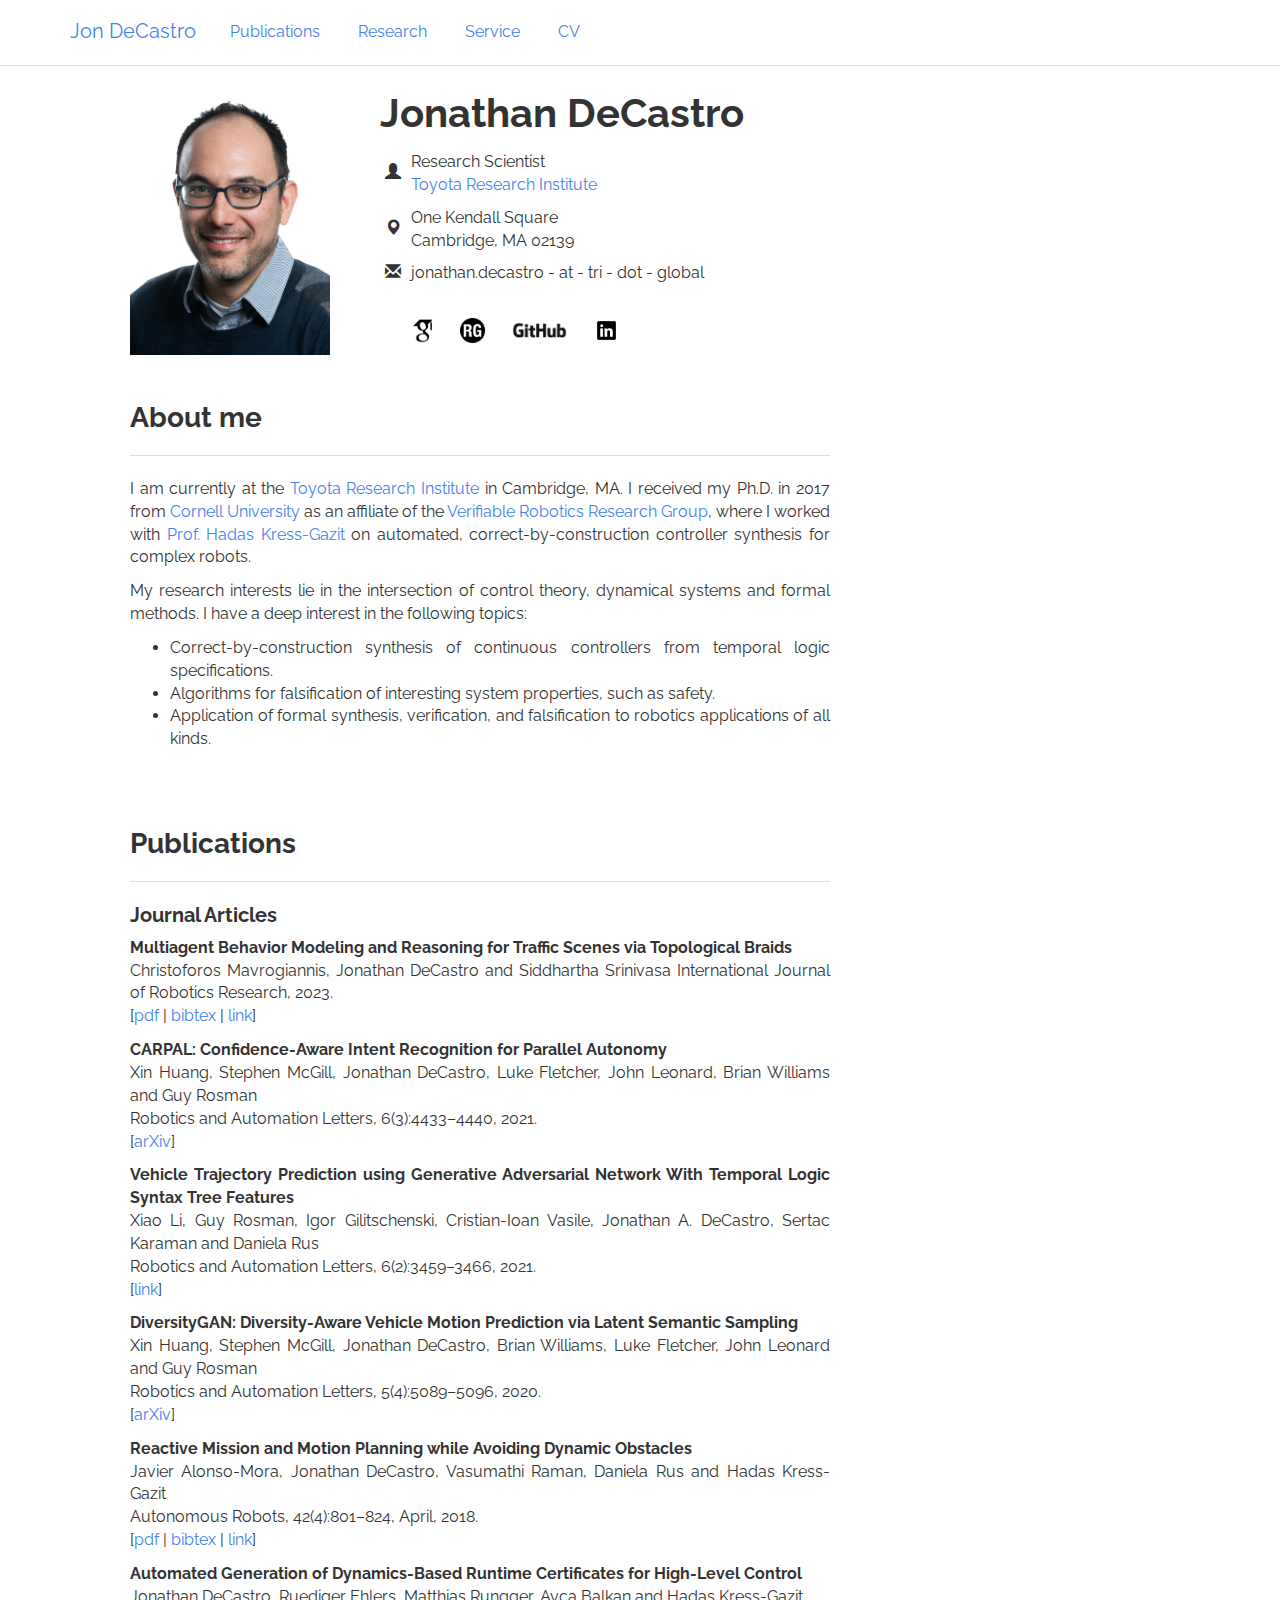
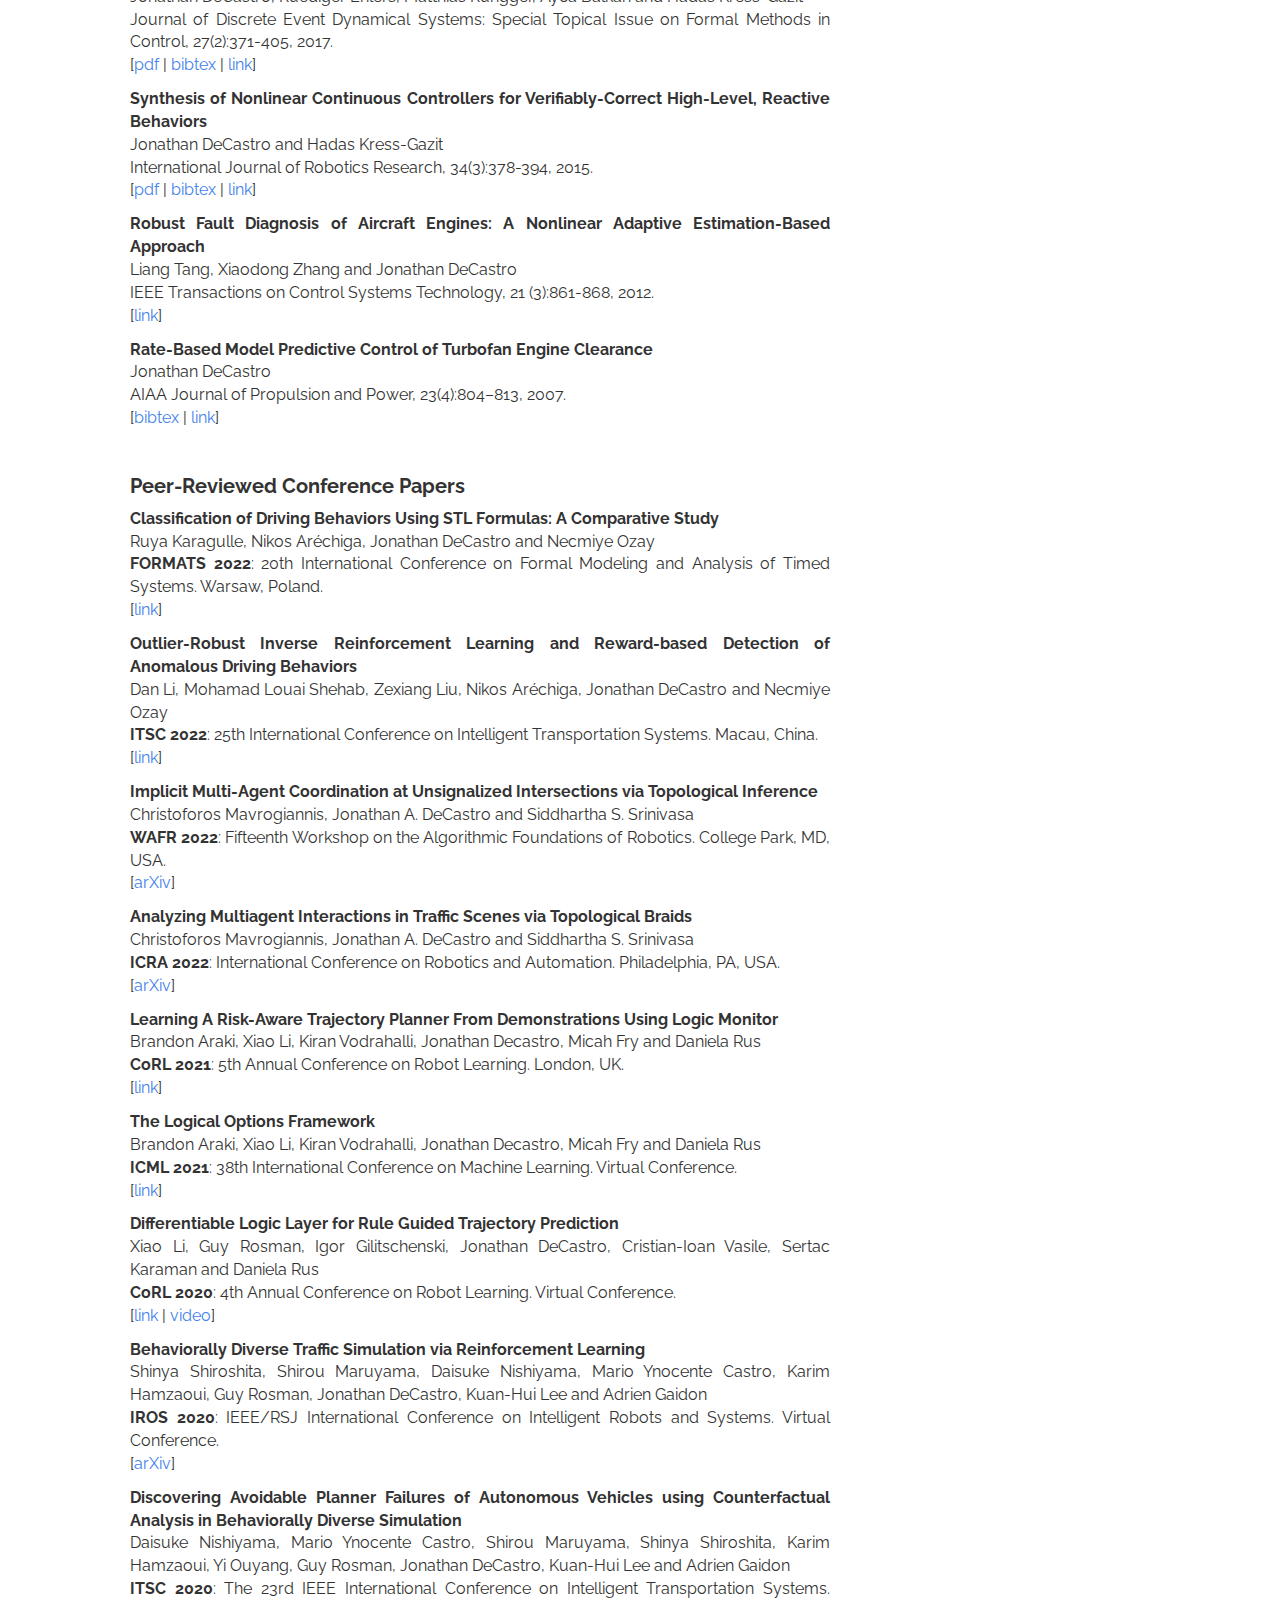
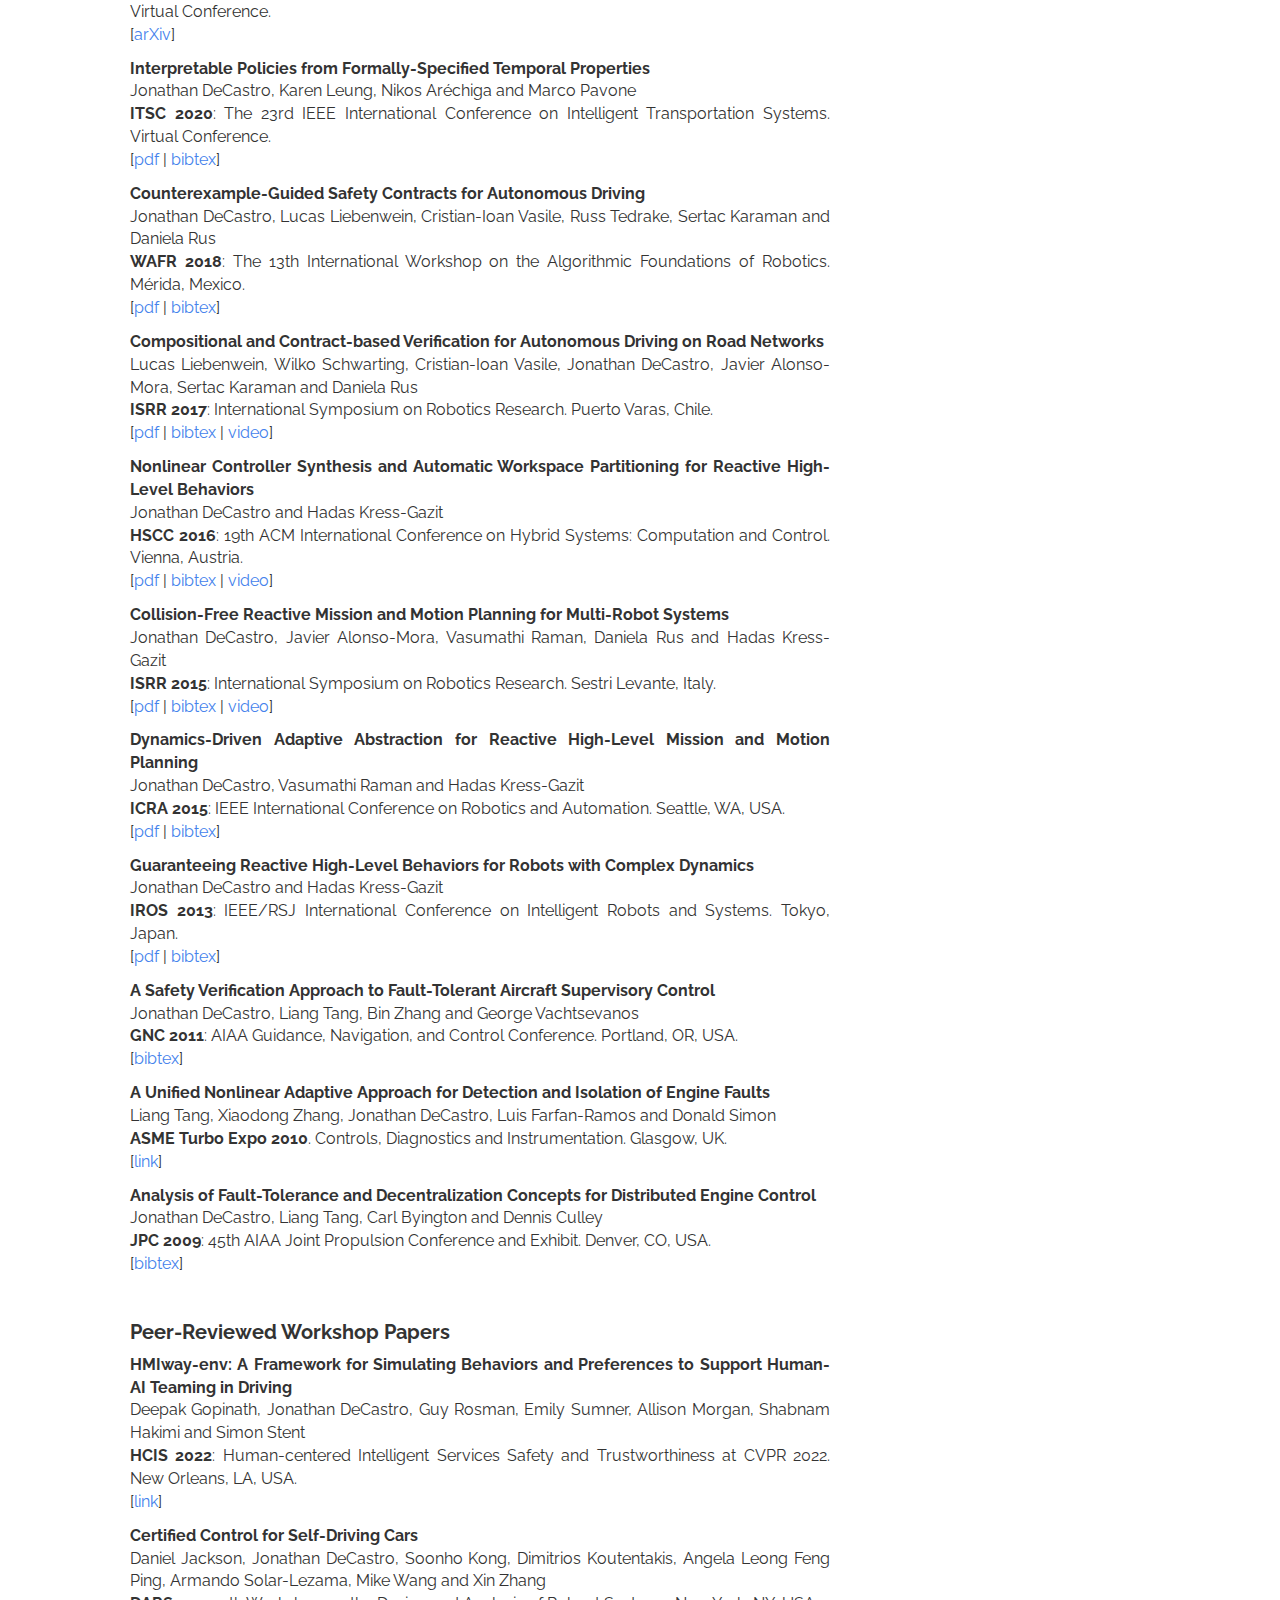
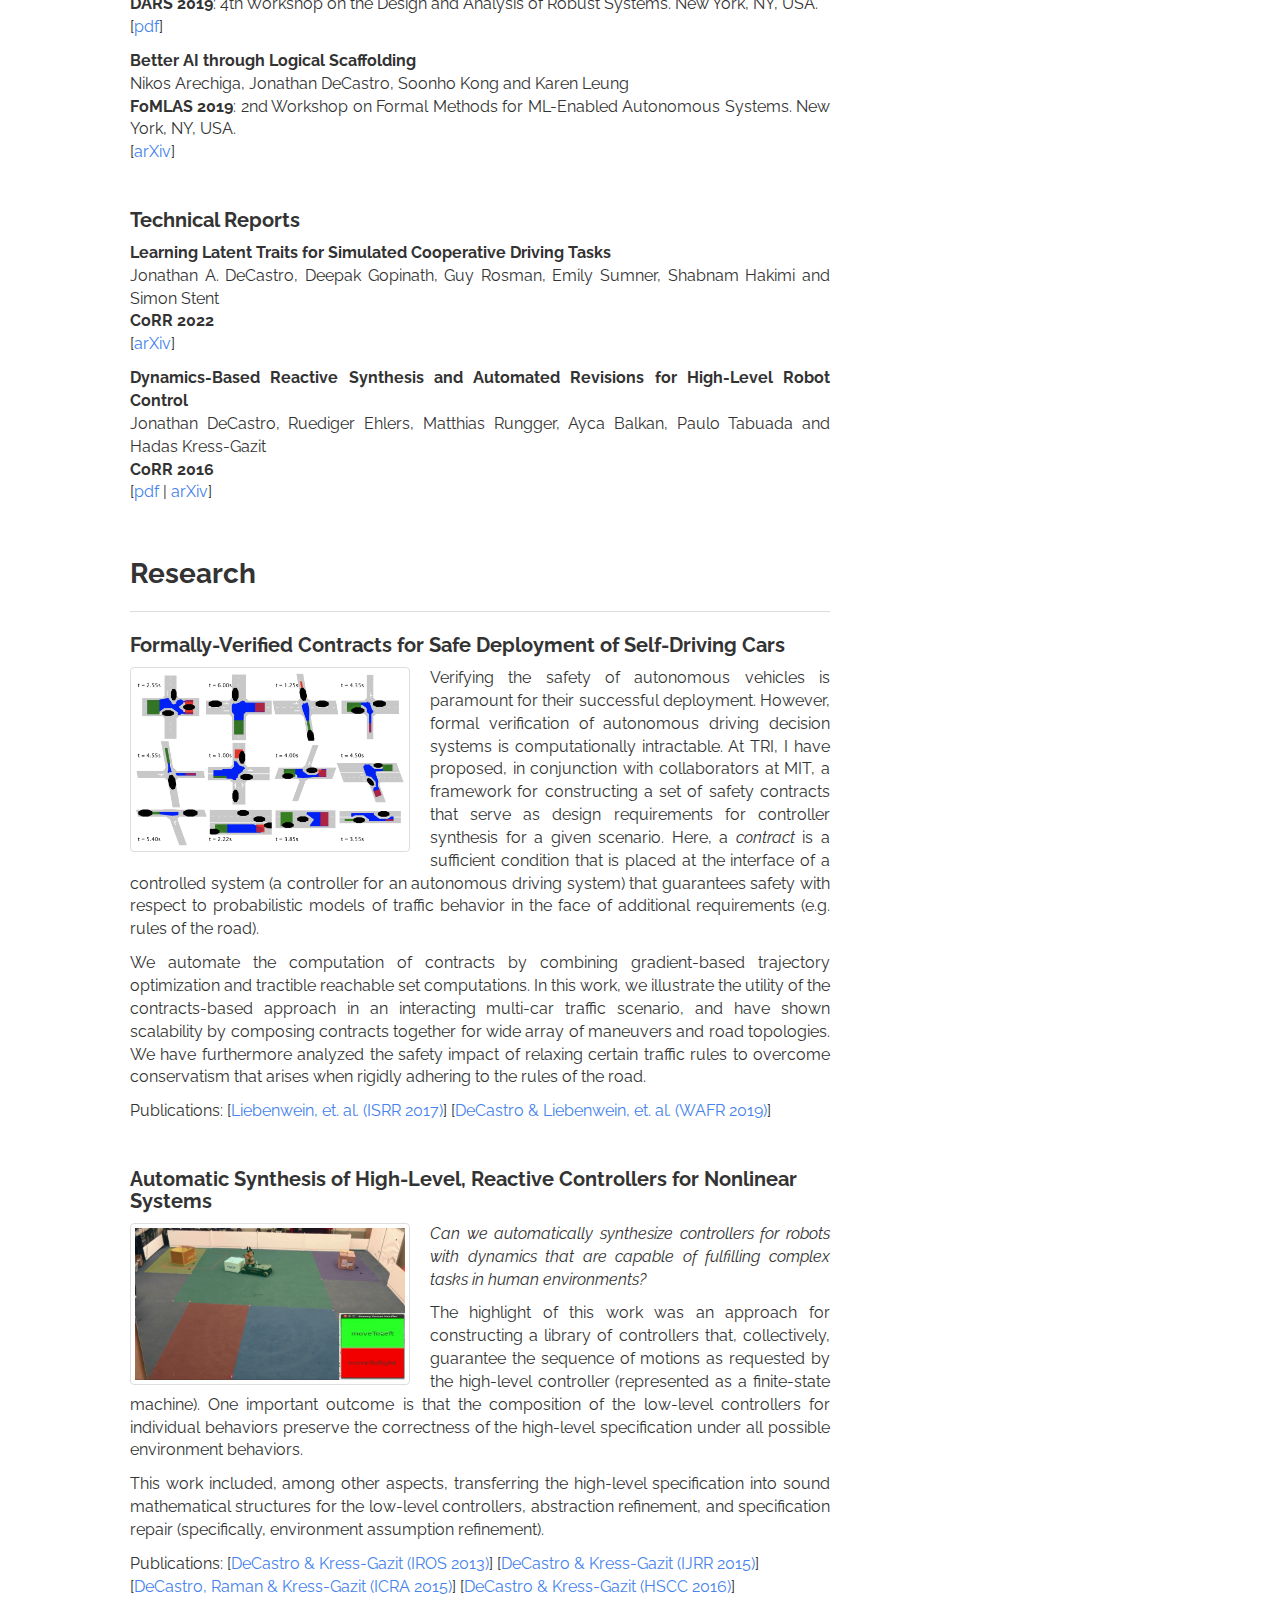
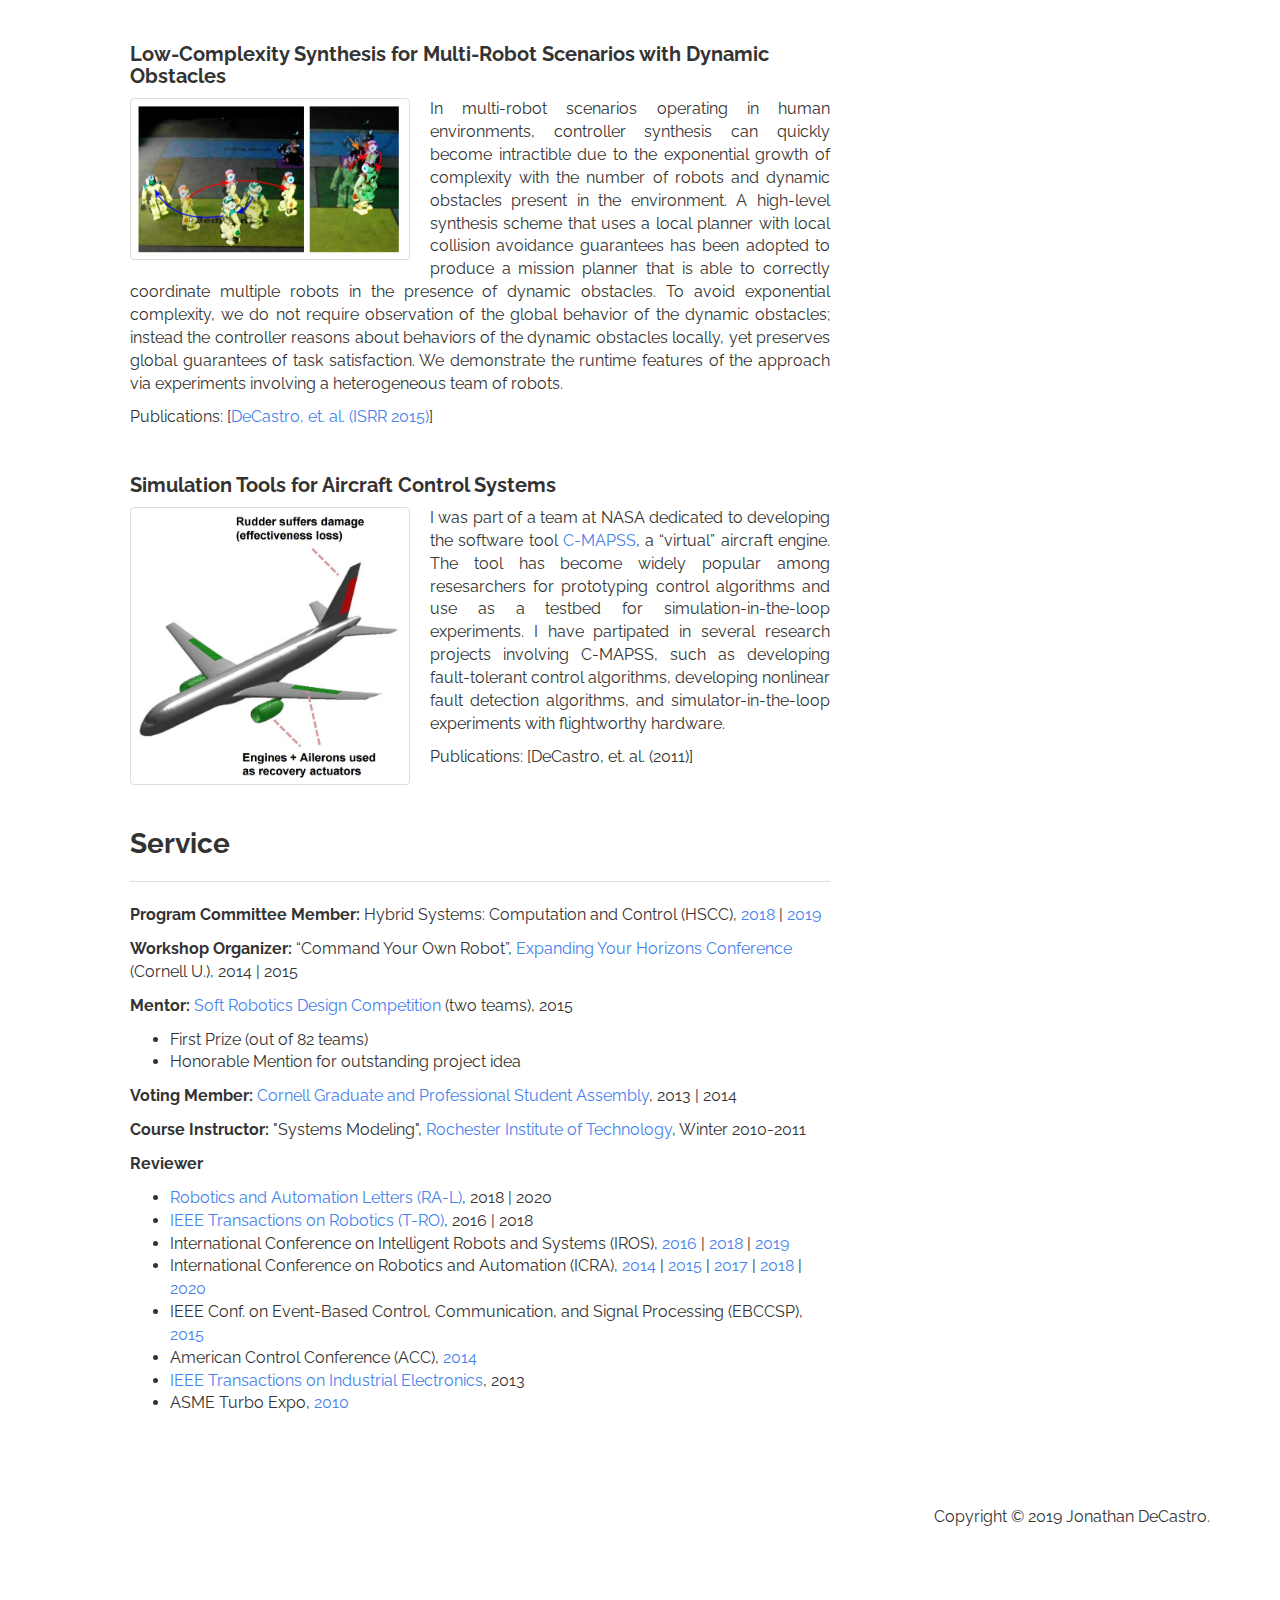
<file: index.html>
<!DOCTYPE html>
<html lang="en">
  <head>
    <meta charset="utf-8">
    <title>Jon DeCastro | Research Scientist, Toyota Research Institute </title>
    <meta name="viewport" content="width=device-width, initial-scale=1">
    <link rel="stylesheet" href="./css/bootstrap.css" media="screen">
    <link rel="stylesheet" href="./css/bootswatch.min.css">
    <!-- HTML5 shim and Respond.js IE8 support of HTML5 elements and media queries -->
    <!--[if lt IE 9]>
      <script src="../bower_components/html5shiv/dist/html5shiv.js"></script>
      <script src="../bower_components/respond/dest/respond.min.js"></script>
    <![endif]-->
<!--     // <script src="./js/GoogleAnalytics.js"></script> -->
    <script src="./js/bibtex.js"></script>
  </head>

<!-- the following bibtex code is thanks to Yin Cui -->
<body onclick="OnBodyClick();" onLoad="document.getElementById('jscheck').style.visibility = 'hidden';">
      <!-- BibTex on Click -->
      <div onClick="OnBibtexPanelClick();" id="bibtex_panel" class="style15" style="position:absolute; left:217px; top:421px; width:718px; height:166px; z-index:1; visibility: hidden;">
        <table id="bibbox_table" width="600" height="28" border="1" cellpadding="6" cellspacing="0" bordercolor="#000000">
          <tr>
            <td height="26" bgcolor="#FFFFFF">
              <table width="100%" height="12" border="0" cellpadding="0" cellspacing="0" >
                <tr>
                  <td width="32">&nbsp;</td>
                  <td id="bibtex_box" valign="top" bgcolor="#FFFFFF">&nbsp; </td>

                </tr>
              </table>
            </td>
          </tr>
        </table>
      </div>

    <!-- Navigation Menu -->
    <div class="navbar navbar-default navbar-fixed-top">
      <div class="container">
        <div class="navbar-header">
          <a class="navbar-brand" href="index.html">Jon DeCastro</a>
          <button class="navbar-toggle" type="button" data-toggle="collapse" data-target="#navbar-main">
            <span class="icon-bar"></span>
            <span class="icon-bar"></span>
            <span class="icon-bar"></span>
          </button>
        </div>

        <div class="navbar-collapse collapse" id="navbar-main">
          <ul class="nav navbar-nav">
            <li><a href="#publications">Publications</a></li>

            <li><a href="#research">Research</a></li>

            <li><a href="#service">Service</a></li>

            <li><a href="decastro_cv.pdf">CV</a></li>
          </ul>
        </div>
      </div>
    </div>

    <div class="container" style="margin-top: 30px;">
      <!-- <a name="bio" style="visibility: hidden;"></a> -->
      <!-- Bio Sketch -->
      <div class="row">
        <p>
        <img src="images/portrait_2a.png" class="image-cropper" alt="Jon DeCastro" style=" align: top; float: left; margin-right: 50px; width: 200px">

        <h1 style="font-size: 40px; margin-top: 0px;">Jonathan DeCastro</h1>
        <table class="table-condensed contact-table">
          <tbody>
            <tr>
              <td><span class="glyphicon glyphicon-user"></span></td> 
              <td class="left">
                Research Scientist<br>
                <a href="http://www.tri.global/">Toyota Research Institute</a><br>
              </td>
            </tr>
            <tr>
              <td><span class="glyphicon glyphicon-map-marker"></span></td> 
              <td class="left">
                One Kendall Square<br>
                Cambridge, MA 02139<br>
              </td>
            </tr>
            <tr>
              <td><span class="glyphicon glyphicon-envelope"></span></td>
              <td class="left">jonathan.decastro - at - tri - dot - global</td>
            </tr>
            <tr>
              <td></td>
              <td>
                <p>
                  <br>
                  <a href="https://scholar.google.com/citations?hl=en&user=Pnbjx1AAAAAJ&view_op=list_works&sortby=pubdate"><img style="height:25px;" src="images/google-scholar.png"/></a>
                  &nbsp;&nbsp;&nbsp;&nbsp;
                  <a href="https://www.researchgate.net/profile/Jonathan_Decastro2"><img style="height:25px;" src="images/researchgate_icon.png"/></a>
                  &nbsp;&nbsp;&nbsp;&nbsp; 
                  <a href="https://github.com/jadecastro/"><img style="height:25px;" src="images/GitHub_Logo.png"/></a>
                  &nbsp;&nbsp;&nbsp;&nbsp; 
                  <a href="https://www.linkedin.com/pub/jonathan-decastro/15/487/b87"><img style="height:25px;" src="images/linkedin_icon.png"/></a>
                  <br />
                </p>
              </td>
            </tr>
          </tbody>
        </table>
      </div>

      <div class="row">
        <div class="page-header">
          <h3 id="type">About me</h3>
        </div>
        <div align="justify">
          <p>I am currently at the <a href="http://www.tri.global/">Toyota Research Institute</a> in Cambridge, MA.  I received my Ph.D. in 2017 from <a href="http://www.cornell.edu">Cornell University</a> as an affiliate of the <a href="http://verifiablerobotics.com/">Verifiable Robotics Research Group</a>, where I worked with <a href="http://verifiablerobotics.com/people/pi">Prof. Hadas Kress-Gazit</a> on automated, correct-by-construction controller synthesis for complex robots.  </p>

          <p>My research interests lie in the intersection of control theory, dynamical systems and formal methods.  I have a deep interest in the following topics: </p>
          <ul>
            <li>Correct-by-construction synthesis of continuous controllers from temporal logic specifications.</li>
            <li>Algorithms for falsification of interesting system properties, such as safety.</li>
            <li>Application of formal synthesis, verification, and falsification to robotics applications of all kinds.</li>
          </ul>
        </div>

        <!--
            <p>My research interests have spanned  in the construction of provably-correct controllers for dynamical systems, enabling complex tasks to be verified for a wide class of complex robots. My work spans two primary research thrusts: (1) computational approaches to synthesize continuous controllers for nonlinear systems that are verifed to fulfill high-level specifications, and (2) automatic discovery of certificates for guaranteeing controller execution in dynamic environments.  The latter is meant to enable human-robot teams in order to guarantee tasks carried out using robots with dynamics.  My work draws from a broad spectrum of ideas, including optimization, hybrid systems, formal methods, and control systems. </p> 
            -->

            <!--
                <p>Prior to Cornell and after receiving my B.S. and M.S. degrees at <a href="http://www.vt.edu">Virginia Tech</a>, I spent several years in industry as an aerospace engineer at <a href="http://www.nasa.gov">NASA</a> and <a href="http://www.impact-tek.com">Impact Tech</a> (now Sikorsky).  While at NASA, I was part of the team that developed the software tool <a href="http://www.grc.nasa.gov/WWW/cdtb/software">C-MAPSS</a>, winner of a Space Act Award and a NASA Group Achievement Award. </p> 
                -->
      </div>

      <!--       <div class="col-xs-12 col-md-1">
      </div> -->

      <!-- <div class="col-xs-12 col-md-4"> -->
      <!--   <div class="col-md-12"> -->
      <!--     <div class="row"> -->
      <!--       <div class="page-header"> -->
      <!--         <h3 id="type">Contact Info</h3> -->
      <!--       </div> -->
      <!--       <table class="table-condensed contact-table"> -->
      <!--         <tbody -->
      <!--           <tr> -->
      <!--             <p> -->
      <!--             <td><span class="glyphicon glyphicon-map-marker"></span></td>  -->
      <!--             <td class="left">One Kendall Square<br> -->
      <!--                   Cambridge, MA 02139</td> -->
      <!--           </tr> -->
      <!--           <tr> -->
      <!--             <td><span class="glyphicon glyphicon-envelope"></span></td>  -->
      <!--             <td class="left">jonathan.decastro - at - tri - dot - global</td> -->
      <!--             </p> -->
      <!--           </tr> -->
      <!--           <tr> -->
      <!--             <td></td> -->
      <!--             <td> -->
      <!--               <p><br> -->
      <!--                 <a href="https://scholar.google.com/citations?user=Pnbjx1AAAAAJ&hl=en"><img style="height:25px;" src="images/google-scholar.png"/></a> -->
      <!--                 &nbsp;&nbsp;&nbsp;&nbsp; -->
      <!--                 <a href="https://www.researchgate.net/profile/Jonathan_Decastro2"><img style="height:25px;" src="images/researchgate_icon.png"/></a> -->
      <!--                 &nbsp;&nbsp;&nbsp;&nbsp;  -->
      <!--                 <a href="https://github.com/jadecastro/"><img style="height:25px;" src="images/GitHub_Logo.png"/></a> -->
      <!--                 &nbsp;&nbsp;&nbsp;&nbsp;  -->
      <!--                 <a href="https://www.linkedin.com/pub/jonathan-decastro/15/487/b87"><img style="height:25px;" src="images/linkedin_icon.png"/></a> -->
      <!--                 <br /> -->
      <!--               </p> -->
      <!--             </td> -->
      <!--           </tr> -->
      <!--         </tbody> -->
      <!--       </table> -->
      <!--     </div> -->
      <!--   </div> -->
      <!-- </div> -->

      <br>

      <div class="row">
        <div class="page-header" id="publications">
          <h3 id="type">Publications</h3>
        </div>

        <div align="justify">
        <!--
            <div class="sec-header">
              <h4 id="type">Preprints</h4>
            </div>

            <br>
            -->

            <div class="sec-header">
              <h4 id="type">Journal Articles</h4>
            </div>

        <p>
          <strong>Multiagent Behavior Modeling and Reasoning for Traffic Scenes via Topological Braids</strong> <br>
          Christoforos Mavrogiannis, Jonathan DeCastro and Siddhartha Srinivasa
          International Journal of Robotics Research, 2023. <br>
          [<a href="https://journals.sagepub.com/doi/epub/10.1177/02783649231188740">pdf</a> | <a href="javascript:" onClick="bibtex_display(this,13);">bibtex</a> | <a href="https://journals.sagepub.com/eprint/63GURY74XGSCEBFW7VYH/full">link</a>]
        </p>

        <p>
          <strong>CARPAL: Confidence-Aware Intent Recognition for Parallel Autonomy</strong> <br>
          Xin Huang, Stephen McGill, Jonathan DeCastro, Luke Fletcher, John Leonard, Brian Williams and Guy Rosman
          <br>
           Robotics and Automation Letters, 6(3):4433–4440, 2021. <br>
          [<a href="https://arxiv.org/abs/2003.08003">arXiv</a>]
        </p>

        <p>
          <strong>Vehicle Trajectory Prediction using Generative Adversarial Network With Temporal Logic Syntax Tree Features</strong> <br>
          Xiao Li, Guy Rosman, Igor Gilitschenski, Cristian-Ioan Vasile, Jonathan A. DeCastro, Sertac Karaman and Daniela Rus
          <br>
           Robotics and Automation Letters, 6(2):3459–3466, 2021. <br>
          [<a href="https://ieeexplore.ieee.org/document/9366373">link</a>]
        </p>

        <p>
          <strong>DiversityGAN: Diversity-Aware Vehicle Motion Prediction via Latent Semantic Sampling</strong> <br>
          Xin Huang, Stephen McGill, Jonathan DeCastro, Brian Williams, Luke Fletcher, John Leonard and Guy Rosman
          <br>
           Robotics and Automation Letters, 5(4):5089–5096, 2020. <br>
          [<a href="https://arxiv.org/abs/1911.12736">arXiv</a>]
        </p>

        <p>
          <strong>Reactive Mission and Motion Planning while Avoiding Dynamic Obstacles</strong> <br>
          Javier Alonso-Mora, Jonathan DeCastro, Vasumathi Raman, Daniela Rus and Hadas Kress-Gazit <br>
          Autonomous Robots, 42(4):801–824, April, 2018. <br>
          [<a href="AMDRRKG_AURO2017.pdf">pdf</a> | <a href="javascript:" onClick="bibtex_display(this,9);">bibtex</a> | <a href="https://link.springer.com/article/10.1007/s10514-017-9665-6">link</a>]
        </p>

        <p>
          <strong>Automated Generation of Dynamics-Based Runtime Certificates for High-Level Control</strong> <br>
          Jonathan DeCastro, Ruediger Ehlers, Matthias Rungger, Ayca Balkan and Hadas Kress-Gazit <br>
          Journal of Discrete Event Dynamical Systems: Special Topical Issue on Formal Methods in Control, 27(2):371-405, 2017. <br>
          [<a href="DERBKG_JDEDS2017.pdf">pdf</a> | <a href="javascript:" onClick="bibtex_display(this,8);">bibtex</a> | <a href="http://link.springer.com/article/10.1007/s10626-016-0232-7">link</a>]
        </p>

        <p>
          <strong>Synthesis of Nonlinear Continuous Controllers for Verifiably-Correct High-Level, Reactive Behaviors</strong> <br>
          Jonathan DeCastro and Hadas Kress-Gazit <br>
          International Journal of Robotics Research,  34(3):378-394, 2015. <br>
          [<a href="DKG_IJRR2014.pdf">pdf</a> | <a href="javascript:" onClick="bibtex_display(this,0);">bibtex</a> | <a href="http://ijr.sagepub.com/content/34/3/378">link</a>]
        </p>

        <p>
          <strong>Robust Fault Diagnosis of Aircraft Engines: A Nonlinear Adaptive Estimation-Based Approach</strong> <br>
          Liang Tang, Xiaodong Zhang and Jonathan DeCastro <br>
          IEEE Transactions on Control Systems Technology,  21 (3):861-868, 2012. <br>
          [<a href="https://ieeexplore.ieee.org/abstract/document/6172534">link</a>]
        </p>

        <p>
          <strong>Rate-Based Model Predictive Control of Turbofan Engine Clearance</strong> <br>
          Jonathan DeCastro <br>
          AIAA Journal of Propulsion and Power,  23(4):804–813, 2007. <br>
          [<a href="javascript:" onClick="bibtex_display(this,1);">bibtex</a> | <a href="http://arc.aiaa.org/doi/abs/10.2514/1.25846?journalCode=jpp">link</a>]
        </p>

        <br>

        <div class="sec-header">
          <h4 id="type">Peer-Reviewed Conference Papers</h4>
        </div>

        <!-- <p> -->
        <!--   <strong>Specification-Guided Data Aggregation for Semantically Aware Imitation Learning</strong> <br> -->
        <!--   Ameesh Shah, Jonatahn DeCastro, John Gideon, Guy Rosman and Sanjit Seshia -->
        <!--   <br> -->
        <!--   <strong>Under review</strong> <br> -->
        <!-- </p> -->

        <p>
          <strong>Classification of Driving Behaviors Using STL Formulas: A Comparative Study</strong> <br>
          Ruya Karagulle, Nikos Aréchiga, Jonathan DeCastro and Necmiye Ozay 
          <br>
          <strong>FORMATS 2022</strong>: 20th International Conference on Formal Modeling and Analysis of Timed Systems. Warsaw, Poland. <br>
          [<a href="https://link.springer.com/chapter/10.1007/978-3-031-15839-1_9">link</a>]
        </p>

        <p>
          <strong>Outlier-Robust Inverse Reinforcement Learning and Reward-based Detection of Anomalous Driving Behaviors</strong> <br>
          Dan Li, Mohamad Louai Shehab, Zexiang Liu, Nikos Aréchiga, Jonathan DeCastro and Necmiye Ozay
          <br>
          <strong>ITSC 2022</strong>: 25th International Conference on Intelligent Transportation Systems. Macau, China. <br>
          [<a href="https://ieeexplore.ieee.org/document/9922370">link</a>]
        </p>

        <p>
          <strong>Implicit Multi-Agent Coordination at Unsignalized Intersections via Topological Inference</strong> <br>
          Christoforos Mavrogiannis, Jonathan A. DeCastro and Siddhartha S. Srinivasa
          <br>
          <strong>WAFR 2022</strong>: Fifteenth Workshop on the Algorithmic Foundations of Robotics. College Park, MD, USA. <br>
          [<a href="https://arxiv.org/abs/2004.05205">arXiv</a>]
        </p>

        <p>
          <strong>Analyzing Multiagent Interactions in Traffic Scenes via Topological Braids</strong> <br>
          Christoforos Mavrogiannis, Jonathan A. DeCastro and Siddhartha S. Srinivasa
          <br>
          <strong>ICRA 2022</strong>: International Conference on Robotics and Automation. Philadelphia, PA, USA. <br>
          [<a href="https://arxiv.org/abs/2109.07060">arXiv</a>]
        </p>

        <p>
          <strong>Learning A Risk-Aware Trajectory Planner From Demonstrations Using Logic Monitor</strong> <br>
          Brandon Araki, Xiao Li, Kiran Vodrahalli, Jonathan Decastro, Micah Fry and Daniela Rus
          <br>
          <strong>CoRL 2021</strong>: 5th Annual Conference on Robot Learning. London, UK. <br>
          [<a href="https://proceedings.mlr.press/v164/li22c.html">link</a>]
        </p>

        <p>
          <strong>The Logical Options Framework</strong> <br>
          Brandon Araki, Xiao Li, Kiran Vodrahalli, Jonathan Decastro, Micah Fry and Daniela Rus
          <br>
          <strong>ICML 2021</strong>: 38th International Conference on Machine Learning. Virtual Conference. <br>
          [<a href="https://icml.cc/virtual/2021/oral/9380">link</a>]
        </p>

        <p>
          <strong>Differentiable Logic Layer for Rule Guided Trajectory Prediction</strong> <br>
          Xiao Li, Guy Rosman, Igor Gilitschenski, Jonathan DeCastro, Cristian-Ioan Vasile, Sertac Karaman and Daniela Rus
          <br>
          <strong>CoRL 2020</strong>: 4th Annual Conference on Robot Learning. Virtual Conference. <br>
          [<a href="https://proceedings.mlr.press/v155/li21b.html">link</a> | <a href="https://www.youtube.com/watch?v=BuZMY2AP9yU">video</a>]
        </p>

        <p>
          <strong>Behaviorally Diverse Traffic Simulation via Reinforcement Learning</strong> <br>
          Shinya Shiroshita, Shirou Maruyama, Daisuke Nishiyama, Mario Ynocente Castro, Karim Hamzaoui, Guy Rosman, Jonathan DeCastro, Kuan-Hui Lee and Adrien Gaidon
          <br>
          <strong>IROS 2020</strong>: IEEE/RSJ International Conference on Intelligent Robots and Systems. Virtual Conference.<br>
          [<a href="https://arxiv.org/abs/2011.05741">arXiv</a>]
        </p>

        <p>
          <strong>Discovering Avoidable Planner Failures of Autonomous Vehicles using Counterfactual Analysis in Behaviorally Diverse Simulation</strong> <br>
          Daisuke Nishiyama, Mario Ynocente Castro, Shirou Maruyama, Shinya Shiroshita, Karim Hamzaoui, Yi Ouyang, Guy Rosman, Jonathan DeCastro, Kuan-Hui Lee and Adrien Gaidon
          <br>
          <strong>ITSC 2020</strong>: The 23rd IEEE International Conference on Intelligent Transportation Systems. Virtual Conference.<br>
          [<a href="https://arxiv.org/abs/2011.11991">arXiv</a>]
        </p>

        <p>
          <strong>Interpretable Policies from Formally-Specified Temporal Properties</strong> <br>
          Jonathan DeCastro, Karen Leung, Nikos Aréchiga and Marco Pavone
          <br>
          <strong>ITSC 2020</strong>: The 23rd IEEE International Conference on Intelligent Transportation Systems. Virtual Conference.<br>
          [<a href="2020_ITSC_DeCastro_Leung_Arechiga_Pavone_Interpretable_Policies.pdf">pdf</a> | <a href="javascript:" onClick="bibtex_display(this,12);">bibtex</a>]
        </p>

        <p>
          <strong>Counterexample-Guided Safety Contracts for Autonomous Driving</strong> <br>
          Jonathan DeCastro, Lucas Liebenwein, Cristian-Ioan Vasile, Russ Tedrake, Sertac Karaman and Daniela Rus <br>
          <strong>WAFR 2018</strong>: The 13th International Workshop on the Algorithmic Foundations of Robotics. Mérida, Mexico. <br>
          [<a href="WAFR_2018.pdf">pdf</a> | <a href="javascript:" onClick="bibtex_display(this,11);">bibtex</a>]
        </p>

        <p>
          <strong>Compositional and Contract-based Verification for Autonomous Driving on Road Networks</strong> <br>
          Lucas Liebenwein, Wilko Schwarting, Cristian-Ioan Vasile, Jonathan DeCastro, Javier Alonso-Mora, Sertac Karaman and Daniela Rus <br>
          <strong>ISRR 2017</strong>: International Symposium on Robotics Research. Puerto Varas, Chile. <br>
          [<a href="Compositional_ISRR2017.pdf">pdf</a> | <a href="javascript:" onClick="bibtex_display(this,10);">bibtex</a> | <a href="https://www.youtube.com/watch?v=gYcIK4oVtVM">video</a>]
        </p>

        <p>
          <strong>Nonlinear Controller Synthesis and Automatic Workspace Partitioning for Reactive High-Level Behaviors</strong> <br>
          Jonathan DeCastro and Hadas Kress-Gazit <br>
          <strong>HSCC 2016</strong>: 19th ACM International Conference on Hybrid Systems: Computation and Control. Vienna, Austria. <br>
          [<a href="DKG_HSCC2016.pdf">pdf</a> | <a href="javascript:" onClick="bibtex_display(this,7);">bibtex</a> | <a href="https://www.youtube.com/watch?v=1XEV0Ga3UEY">video</a>]
        </p>

        <p>
          <strong>Collision-Free Reactive Mission and Motion Planning for Multi-Robot Systems</strong> <br>
          Jonathan DeCastro, Javier Alonso-Mora, Vasumathi Raman, Daniela Rus and Hadas Kress-Gazit <br>
          <strong>ISRR 2015</strong>: International Symposium on Robotics Research. Sestri Levante, Italy. <br>
          [<a href="DAMRRKG_ISRR2015.pdf">pdf</a> | <a href="javascript:" onClick="bibtex_display(this,6);">bibtex</a> | <a href="https://youtu.be/esa3osYtvGA">video</a>]
        </p>

        <p>
          <strong>Dynamics-Driven Adaptive Abstraction for Reactive High-Level Mission and Motion Planning</strong> <br>
          Jonathan DeCastro, Vasumathi Raman and Hadas Kress-Gazit <br>
          <strong>ICRA 2015</strong>: IEEE International Conference on Robotics and Automation. Seattle, WA, USA. <br>
          [<a href="DRKG_ICRA2015.pdf">pdf</a> | <a href="javascript:" onClick="bibtex_display(this,2);">bibtex</a>]
        </p>

        <p>
          <strong>Guaranteeing Reactive High-Level Behaviors for Robots with Complex Dynamics</strong> <br>
          Jonathan DeCastro and Hadas Kress-Gazit <br>
          <strong>IROS 2013</strong>: IEEE/RSJ International Conference on Intelligent Robots and Systems. Tokyo, Japan. <br>
          [<a href="DKG_IROS2013.pdf">pdf</a> | <a href="javascript:" onClick="bibtex_display(this,3);">bibtex</a>]
        </p>

        <p><strong>A Safety Verification Approach to Fault-Tolerant Aircraft Supervisory Control</strong> <br>
          Jonathan DeCastro, Liang Tang, Bin Zhang and George Vachtsevanos <br>
          <strong>GNC 2011</strong>: AIAA Guidance, Navigation, and Control Conference. Portland, OR, USA. <br>
          [<a href="javascript:" onClick="bibtex_display(this,4);">bibtex</a>]
        </p>

        <p><strong>A Unified Nonlinear Adaptive Approach for Detection and Isolation of Engine Faults</strong> <br>
          Liang Tang, Xiaodong Zhang, Jonathan DeCastro, Luis Farfan-Ramos and Donald Simon <br>
          <strong>ASME Turbo Expo 2010</strong>. Controls, Diagnostics and Instrumentation. Glasgow, UK. <br>
          [<a href="https://asmedigitalcollection.asme.org/GT/proceedings-abstract/GT2010/43987/143/347525">link</a>]
        </p>

        <p><strong>Analysis of Fault-Tolerance and Decentralization Concepts for Distributed Engine Control</strong> <br>
          Jonathan DeCastro, Liang Tang, Carl Byington and Dennis Culley <br>
          <strong>JPC 2009</strong>: 45th AIAA Joint Propulsion Conference and Exhibit. Denver, CO, USA. <br>
          [<a href="javascript:" onClick="bibtex_display(this,5);">bibtex</a>]
        </p>

        <br>

        <div class="sec-header">
          <h4 id="type">Peer-Reviewed Workshop Papers</h4>
        </div>
        <p>
          <strong>HMIway-env: A Framework for Simulating Behaviors and Preferences to Support Human-AI Teaming in Driving</strong> <br>
          Deepak Gopinath, Jonathan DeCastro, Guy Rosman, Emily Sumner, Allison Morgan, Shabnam Hakimi and Simon Stent <br>
          <strong>HCIS 2022</strong>: Human-centered Intelligent Services Safety and Trustworthiness at CVPR 2022. New Orleans, LA, USA. <br>
          [<a href="https://openaccess.thecvf.com/content/CVPR2022W/HCIS/papers/Gopinath_HMIway-Env_A_Framework_for_Simulating_Behaviors_and_Preferences_To_Support_CVPRW_2022_paper.pdf">link</a>]
        </p>

        <p>
          <strong>Certified Control for Self-Driving Cars</strong> <br>
          Daniel Jackson, Jonathan DeCastro, Soonho Kong, Dimitrios Koutentakis, Angela Leong Feng Ping, Armando Solar-Lezama, Mike Wang and Xin Zhang <br>
          <strong>DARS 2019</strong>: 4th Workshop on the Design and Analysis of Robust Systems. New York, NY, USA. <br>
          [<a href="DARS_2019.pdf">pdf</a>]
        </p>

        <p>
          <strong>Better AI through Logical Scaffolding</strong> <br>
          Nikos Arechiga, Jonathan DeCastro, Soonho Kong and Karen Leung <br>
          <strong>FoMLAS 2019</strong>: 2nd Workshop on Formal Methods for ML-Enabled Autonomous Systems. New York, NY, USA. <br>
          [<a href="https://arxiv.org/abs/1909.06965">arXiv</a>]
        </p>

        <br>

        <div class="sec-header">
          <h4 id="type">Technical Reports</h4>
        </div>
        <p>
          <strong>Learning Latent Traits for Simulated Cooperative Driving Tasks</strong> <br>
          Jonathan A. DeCastro, Deepak Gopinath, Guy Rosman, Emily Sumner, Shabnam Hakimi and Simon Stent <br>
          <strong>CoRR 2022</strong> <br>
          [<a href="https://arxiv.org/abs/2207.09619">arXiv</a>]
        </p>

        <p>
          <strong>Dynamics-Based Reactive Synthesis and Automated Revisions for High-Level Robot Control</strong> <br>
          Jonathan DeCastro, Ruediger Ehlers, Matthias Rungger, Ayca Balkan, Paulo Tabuada and Hadas Kress-Gazit <br>
          <strong>CoRR 2016</strong> <br>
          [<a href="DERBTKG14.pdf">pdf</a> | <a href="http://arxiv.org/abs/1410.6375">arXiv</a>]
        </p>

        </div>

      </div>



      <div class="row">
        <div class="page-header" id="research">
          <h3 id="type">Research</h3>
        </div>

        <div align="left">
          <h4 id="type">Formally-Verified Contracts for Safe Deployment of Self-Driving Cars</h4>
        </div>
        <div class="wrapper">
          <a href="https://www.youtube.com/watch?v=gYcIK4oVtVM"><img class="img-thumbnail" src="images/compositional_contracts.png" alt="video" style="max-height: 40%; max-width: 40%; float: left; margin-right: 20px"></img></a>
        </div>

        <div align="justify">
          <p>Verifying the safety of autonomous vehicles is paramount for their successful deployment.  However, formal verification of autonomous driving decision systems is computationally intractable.  At TRI, I have proposed, in conjunction with collaborators at MIT, a framework for constructing a set of safety contracts that serve as design requirements for controller synthesis for a given scenario.  Here, a <em>contract</em> is a sufficient condition that is placed at the interface of a controlled system (a controller for an autonomous driving system) that guarantees safety with respect to probabilistic models of traffic behavior in the face of additional requirements (e.g. rules of the road).</p>

            <p>We automate the computation of contracts by combining gradient-based trajectory optimization and tractible reachable set computations.  In this work, we illustrate the utility of the contracts-based approach in an interacting multi-car traffic scenario, and have shown scalability by composing contracts together for wide array of maneuvers and road topologies.  We have furthermore analyzed the safety impact of relaxing certain traffic rules to overcome conservatism that arises when rigidly adhering to the rules of the road.</p>

          <p>Publications: [<a href="Compositional_ISRR2017.pdf">Liebenwein, et. al. (ISRR 2017)</a>] [<a href="WAFR_2018.pdf">DeCastro &amp Liebenwein, et. al. (WAFR 2019)</a>] </p>
        </div>

        <br>

        <div align="left">
          <h4 id="type">Automatic Synthesis of High-Level, Reactive Controllers for Nonlinear Systems</h4>
        </div>

        <div class="wrapper">
          <!-- <img class="img-thumbnail" src="images/feedback.jpg" alt="video" style="max-height: 40%; max-width: 40%; float:left"></img> -->
          <a href="https://www.youtube.com/watch?v=1XEV0Ga3UEY"><img class="img-thumbnail" src="images/warehouse1.png" alt="video" style="max-height: 40%; max-width: 40%; float: left; margin-right: 20px"></img></a>
          <!-- <p>[<a href="https://www.youtube.com/watch?v=1XEV0Ga3UEY">Video link</a>]</p> -->
        </div>

        <!--
            <td style="width: 360px; height: 420px;">
              <div class="panel panel-default">
                <div class="panel-body" style="width: 360px; height: 450px; display:table-cell; vertical-align:middle;">
                  <div align="center">
                    <a href="images/funnels_adapt.jpg"><img src="images/funnels_adapt.jpg" alt="video" style="max-height: 100%; max-width: 100%;"></a><br>
                    <a href="images/inspection_task_traj.jpg"><img src="images/inspection_task_traj.jpg" alt="video" style="max-height: 100%; max-width: 60%;"></a>
                  </div>
                </div>
              </div>
            </td>
            -->

        <div align="justify">
          <p><em>Can we automatically synthesize controllers for robots with dynamics that are capable of fulfilling complex tasks in human environments?</em></p>
          <p>The highlight of this work was an approach for constructing a library of controllers that, collectively, guarantee the sequence of motions as requested by the high-level controller (represented as a finite-state machine).  One important outcome is that the composition of the low-level controllers for individual behaviors preserve the correctness of the high-level specification under all possible environment behaviors. </p>
          <p>This work included, among other aspects, transferring the high-level specification into sound mathematical structures for the low-level controllers, abstraction refinement, and specification repair (specifically, environment assumption refinement). </p>
        </div>

        <!--
            <p>I have also developed a computational approach that leverages nonlinear systems theory to construct controllers and <em>regions of invariance</em> that respect the constraints of a nonlinear dynamical system in a highly-constrained workspace (e.g. one filled with many obstacles). </p>
            -->

            <!--
                <p>Sometimes the high-level controller produces behaviors that cannot be fulfilled at the low level.  The synthesis techniques have been extended in order to adapt the finite-state approximate model of the robot, or its <em>discrete abstraction</em>, greatly reducing the conservatism preventing such controllers to be synthesized.  Our approach adapts these abstractions only when necessary, thereby eliminating any unneeded computations in synthesis. </p>
                -->
        <p>Publications: [<a href="DKG_IROS2013.pdf">DeCastro &amp; Kress-Gazit (IROS 2013)</a>] [<a href="DKG_IJRR2014.pdf">DeCastro &amp; Kress-Gazit (IJRR 2015)</a>] [<a href="DRKG_ICRA2015.pdf">DeCastro, Raman &amp; Kress-Gazit (ICRA 2015)</a>] [<a href="DKG_HSCC2016.pdf">DeCastro &amp; Kress-Gazit (HSCC 2016)</a>]</p>

        <!-- paper info. -->
        <!--
            <td style="height: 420px;">
              <div class="panel panel-default" style="margin-left: 10px; margin-right: 0px;">
                <div class="panel-body" style="height: 450px; display:table-cell; vertical-align:middle;">
                  <div align="left">
                    <h4 id="type">Interactive Specification Design for Guaranteeing Tasks Carried Out by Robots with Dynamics</h4>
                  </div>

                  <p><em><font color="blue">In teams of people, individuals naturally adapt according to the capabilities of other teammates.  Can we establish human-robot teams that proceed without failure by giving the user full awareness of the robot's capability to perform a given task?</font></em></p>

                  <p>When composing the specification for a task, a user must specify the desired robot behaviors along with any assumptions on the sensed environment – the latter are often difficult to predict and encode.  If such assumptions are too conservative, there may be no satisfying controller for certain types of dynamical systems (e.g. fixed-wing airplanes, quadrotors, cars).  In this light, my aim is to inform the user as to the conditions where the environment must cooperate with a certain robot in order to guarantee the success of the task. </p>

                  <p>Drawing from recent works in assumption mining in formal methods, we take a discrete representation of the <em>physics</em> of a robot, a logical task specification, and the workspace, then automatically generate a set of environment behaviors that must hold in order for there to exist a high-level controller for the task.  The resulting revisions are suggested to the user and, if accepted, become certificates that hold at runtime.  We have shown that our approach allows high-level controllers to be synthesized for a wide range of complicated tasks on realistic physical systems.</p>
                  <p>Publications: [<a href="DERBTKG14.pdf">DeCastro, et. al.</a>] [<a href="DAMRRKG_ISRR2015.pdf">DeCastro, et. al. (ISRR 2015)</a>] [<a href="DKG_HSCC2016.pdf">DeCastro &amp; Kress-Gazit (HSCC 2016)</a>]</p>
                </div>
              </div>
            </td>
            -->

            <br>

            <div align="left">
              <h4 id="type">Low-Complexity Synthesis for Multi-Robot Scenarios with Dynamic Obstacles</h4>
            </div>
            <div class="wrapper">
              <a href="https://youtu.be/esa3osYtvGA"><img class="img-thumbnail" src="images/avoidance_resolution.jpg" alt="video" style="max-height: 40%; max-width: 40%; float: left; margin-right: 20px"></img></a>
            </div>

            <div align="justify">
              <p>In multi-robot scenarios operating in human environments, controller synthesis can quickly become intractible due to the exponential growth of complexity with the number of robots and dynamic obstacles present in the environment.  A high-level synthesis scheme that uses a local planner with local collision avoidance guarantees has been adopted to produce a mission planner that is able to correctly coordinate multiple robots in the presence of dynamic obstacles.  To avoid exponential complexity, we do not require observation of the global behavior of the dynamic obstacles; instead the controller reasons about behaviors of the dynamic obstacles locally, yet preserves global guarantees of task satisfaction.  We demonstrate the runtime features of the approach via experiments involving a heterogeneous team of robots. </p>
              <p>Publications: [<a href="DAMRRKG_ISRR2015.pdf">DeCastro, et. al. (ISRR 2015)</a>]</p>
            </div>

        <br>

        <div align="left">
          <h4 id="type">Simulation Tools for Aircraft Control Systems </h4>
        </div>
        <div class="wrapper">
          <img class="img-thumbnail" src="images/airplane.jpg" alt="video" style="max-height: 40%; max-width: 40%; float: left; margin-right: 20px"></img>
        </div>

        <div align="justify">
          <p>I was part of a team at NASA dedicated to developing the software tool <a href="https://software.nasa.gov/software/LEW-18315-2">C-MAPSS</a>, a &ldquo;virtual&rdquo; aircraft engine.  The tool has become widely popular among resesarchers for prototyping control algorithms and use as a testbed for simulation-in-the-loop experiments. I have partipated in several research projects involving C-MAPSS, such as developing fault-tolerant control algorithms, developing nonlinear fault detection algorithms, and simulator-in-the-loop experiments with flightworthy hardware. </p>
          <p>Publications: [DeCastro, et. al. (2011)]</p>
        </div>

        <!-- An alternate style -->
        <!--
            <div class="panel panel-primary" style="vertical-align: middle; margin-top: 20px;">
              <div class="panel-heading">
                <h3 class="panel-title">Service</h3>
              </div>
              <div class="panel-body">
                <ul>
                  <li></li>
                  <li>Program Committee Member: Hybrid Systems Computation and Control (HSCC) 2017 | 2018</li>
                  <li>Workshop Organizer: “Command Your Own Robot” Expanding Your Horizons Conference, 2014 | 2015</li>
                  <li>Mentor: Soft Robotics Design Competition (two teams), 2015
                    <ul>
                      <li>Earned First Prize (out of 82 teams) and Honorable Mention for outstanding project idea</li>
                    </ul>
                  </li>
                  <li>Instructor: "Systems Modeling", Winter 2010-2011</li>
                </ul>
              </div>
            </div>
            -->
      </div>

    <div class="row">
      <div class="page-header" id="service">
        <h3 id="type">Service</h3>
      </div>

      <p><strong>Program Committee Member:</strong> Hybrid Systems: Computation and Control (HSCC), <a href="https://www.hscc2018.deib.polimi.it/">2018</a> | <a href="http://hscc2019.eecs.umich.edu">2019</a> </p>
      <p><strong>Workshop Organizer:</strong> “Command Your Own Robot”, <a href="https://www.eyh.cornell.edu/">Expanding Your Horizons Conference</a> (Cornell U.), 2014 | 2015</p>
      <p><strong>Mentor:</strong> <a href="https://softroboticstoolkit.com/competitions/2015">Soft Robotics Design Competition</a> (two teams), 2015
        <ul>
          <li>First Prize (out of 82 teams)</li>
          <li>Honorable Mention for outstanding project idea</li>
        </ul>
      </p>
      <p><strong>Voting Member:</strong> <a href="https://assembly.cornell.edu/shared-governance-cornell/graduate-and-professional-student-assembly">Cornell Graduate and Professional Student Assembly</a>, 2013 | 2014</p>
      <p><strong>Course Instructor:</strong> "Systems Modeling", <a href="http://www.rit.edu/">Rochester Institute of Technology</a>, Winter 2010-2011</p>
      <p><strong>Reviewer</strong>
        <ul>
          <li><a href="http://www.ieee-ras.org/publications/ra-l">Robotics and Automation Letters (RA-L)</a>, 2018 | 2020</li>
          <li><a href="http://www.ieee-ras.org/publications/t-ro">IEEE Transactions on Robotics (T-RO)</a>, 2016 | 2018</li>
          <li>International Conference on Intelligent Robots and Systems (IROS), <a href="http://www.iros2016.org/">2016</a> | <a href="https://www.iros2018.org/">2018</a> | <a href="https://www.iros2019.org/">2019</a> </li>
          <li>International Conference on Robotics and Automation (ICRA), <a href="http://www6.cityu.edu.hk/icra2014/">2014</a> | <a href="http://www.icra2015.org/">2015</a> | <a href="http://www.icra2017.org/">2017</a> | <a href="https://icra2018.org/">2018</a> | <a href="http://www.icra2020.org/">2020</a></li>
          <li>IEEE Conf. on Event-Based Control, Communication, and Signal Processing (EBCCSP), <a href="http://home.agh.edu.pl/~ebccsp15/">2015</a></li>
          <li>American Control Conference (ACC), <a href="http://acc2014.a2c2.org/">2014</a></li>
          <li><a href="http://www.ieee-ies.org/pubs/transactions-on-industrial-electronics">IEEE Transactions on Industrial Electronics</a>, 2013</li>
          <li>ASME Turbo Expo, <a href="https://www.asmeconferences.org/te10/">2010</a></li>
        </ul>
      </p>
    </div>

      <!--
          <div class="row">
            <div class="col-xs-12">
              <div class="col-md-12">
                <div class="page-header" id="publications">
                  <h3 id="type">Miscellaneous</h3>
                </div>
                <div class="col-xs-12" style="text-align: left; vertical-align: middle; margin-top: 20px;">
                  <p>A random assortment of photos.</p>
                  
                  <iframe width="480" height="360" src="http://s1377.photobucket.com/user/jdecaz/embed/slideshow/"></iframe>
                </div>
              </div>
            </div>
          </div>
          -->

      <!-- FOOTER -->
      <footer>
        <!-- <p>Created with <a href="http://getbootstrap.com" rel="nofollow">Bootstrap</a>.</p> -->

        <div style="text-align: right">
          <span class="copyright">Copyright &copy; 2019 Jonathan DeCastro.</span>
        </div>
      </footer>

</div>


<script src="./js/jquery-1.11.1.min.js"></script>
<script src="./js/bootstrap.min.js"></script>
<script src="./js/bootswatch.js"></script>
<script src="./js/bibtex.js"></script>
</body>

</html>
</file>
<file: css/bootswatch.min.css>
body{padding-top:50px}#banner{min-height:300px;border-bottom:none}.page-header h1{font-size:4em}.bs-docs-section{margin-top:8em}.bs-component{position:relative}.bs-component .modal{position:relative;top:auto;right:auto;left:auto;bottom:auto;z-index:1;display:block}.bs-component .modal-dialog{width:90%}.bs-component .popover{position:relative;display:inline-block;width:220px;margin:20px}#source-button{position:absolute;top:0;right:0;z-index:100;font-weight:bold}.nav-tabs{margin-bottom:15px}.progress{margin-bottom:10px}footer{margin:5em 0}footer li{float:left;margin-right:1.5em;margin-bottom:1.5em}footer p{clear:left;margin-bottom:0}.splash{padding:4em 0 0;background-color:#141d27;color:#fff;text-align:center}.splash h1{font-size:4em}.splash #social{margin:2em 0}.splash .alert{margin:2em 0}.section-tout{padding:4em 0 3em;border-bottom:1px solid rgba(0,0,0,0.05);background-color:#eaf1f1}.section-tout .fa{margin-right:.5em}.section-tout p{margin-bottom:3em}.section-preview{padding:4em 0 4em}.section-preview .preview{margin-bottom:4em;background-color:#eaf1f1}.section-preview .preview .image{position:relative}.section-preview .preview .image:before{box-shadow:inset 0 0 0 1px rgba(0,0,0,0.1);position:absolute;top:0;left:0;width:100%;height:100%;content:"";pointer-events:none}.section-preview .preview .options{padding:1em 2em 2em;border:1px solid rgba(0,0,0,0.05);border-top:none;text-align:center}.section-preview .preview .options p{margin-bottom:2em}.section-preview .dropdown-menu{text-align:left}.section-preview .lead{margin-bottom:2em}@media (max-width:767px){.section-preview .image img{width:100%}}.sponsor{text-align:center}.sponsor a:hover{text-decoration:none}@media (max-width:767px){#banner{margin-bottom:2em;text-align:center}}
</file>
